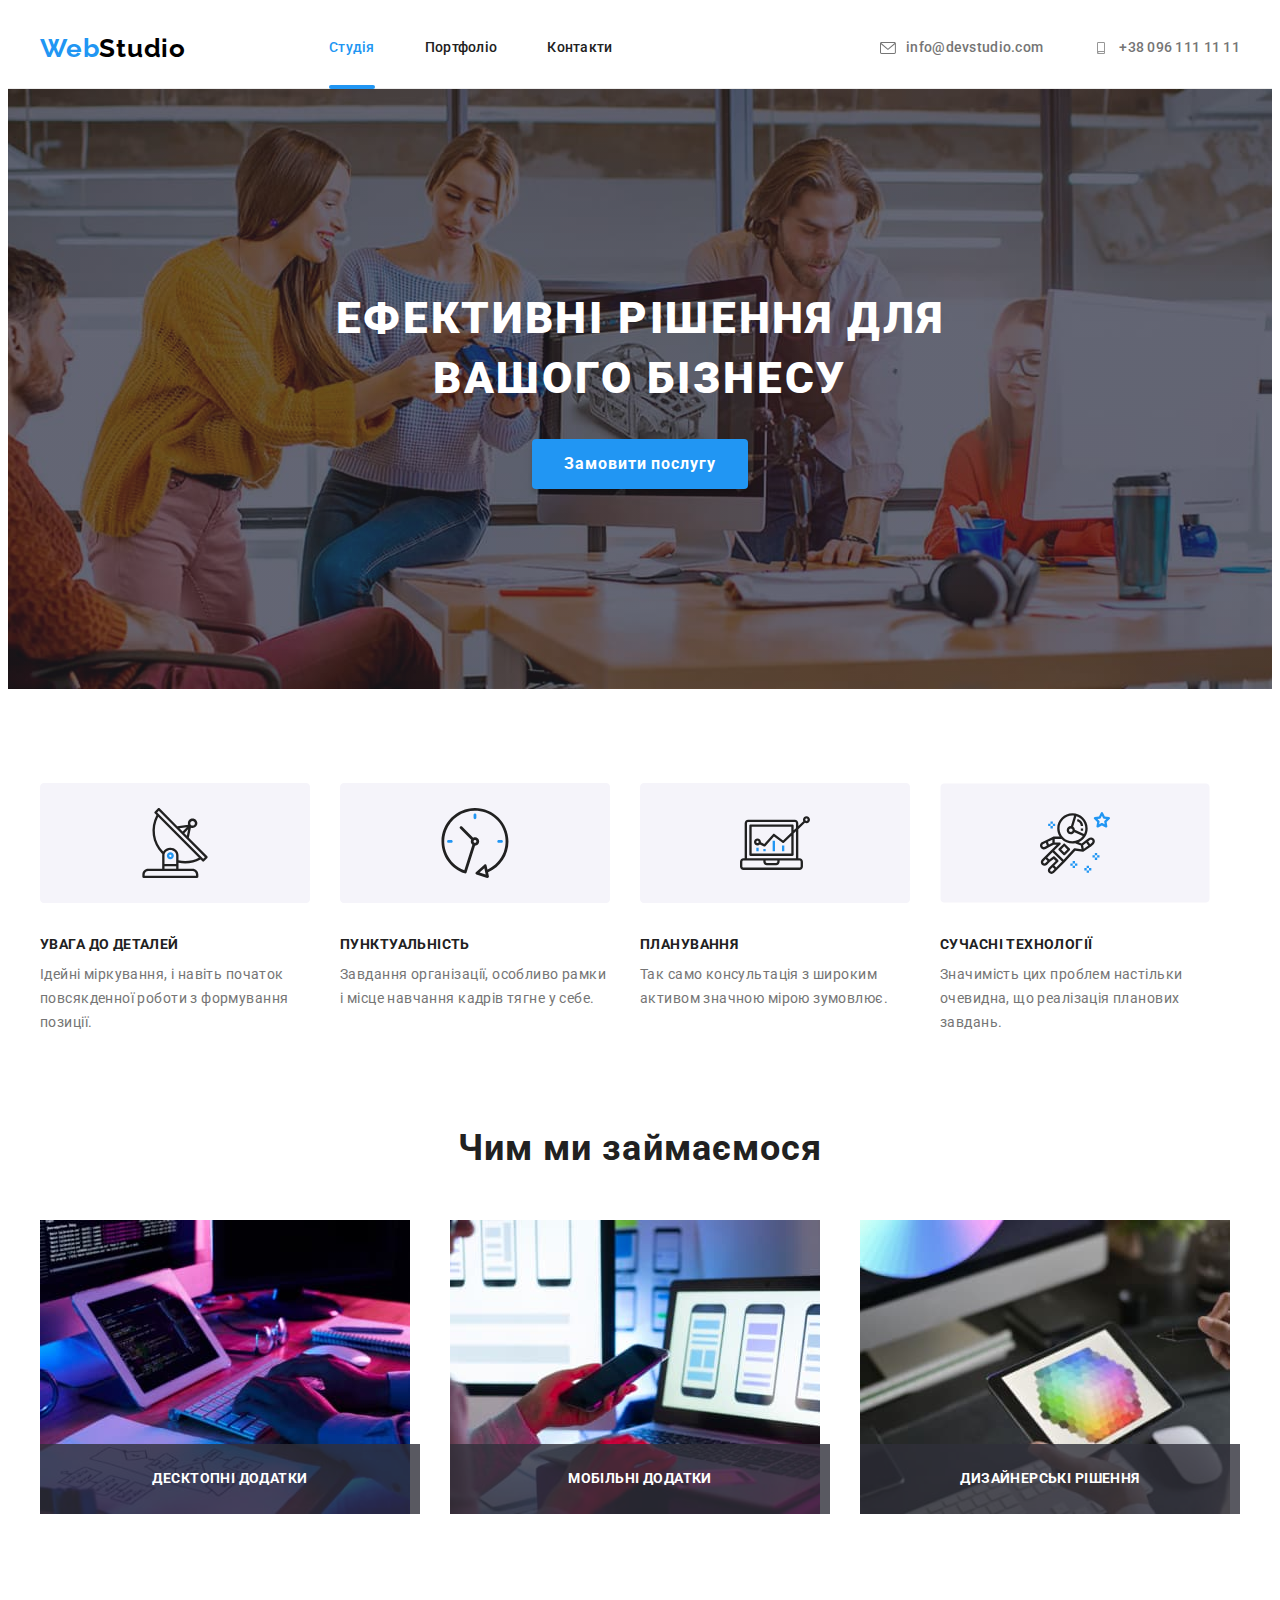
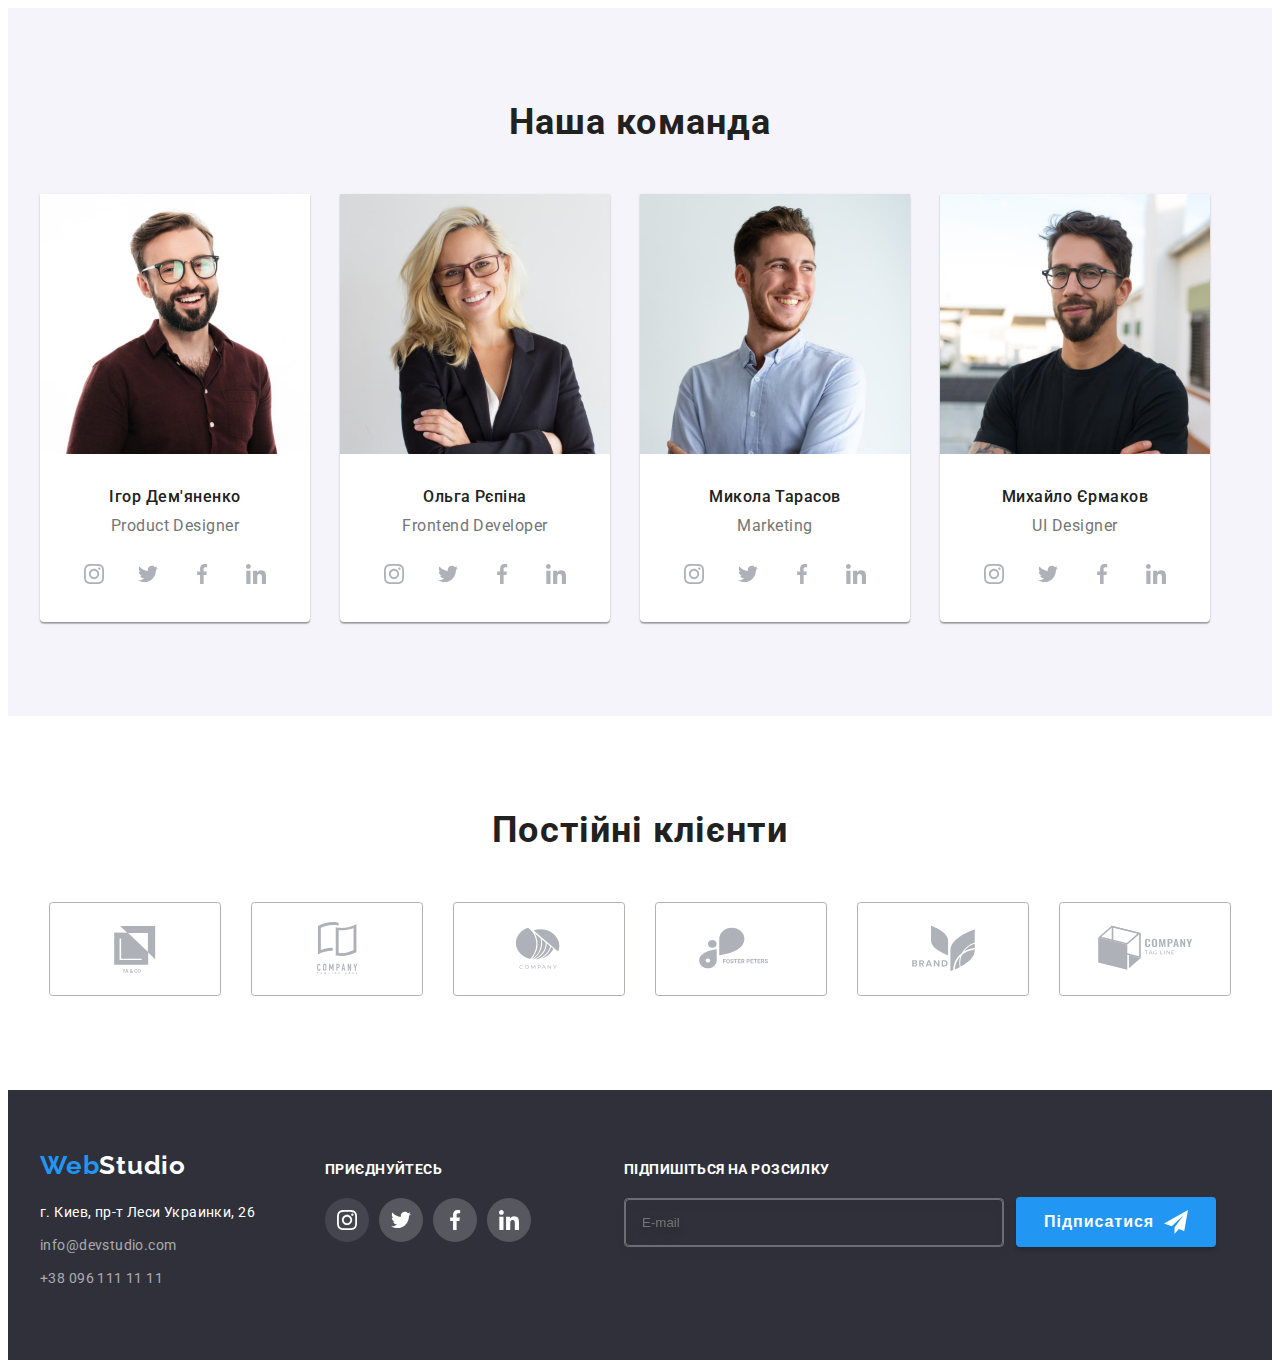
<file: index.html>
<!DOCTYPE html>
<html lang="uk">
  <head>
    <meta charset="UTF-8" />
    <meta http-equiv="X-UA-Compatible" content="IE=edge" />
    <meta name="viewport" content="width=device-width, initial-scale=1.0" />
    <link rel="preconnect" href="https://fonts.googleapis.com" />
    <link rel="preconnect" href="https://fonts.gstatic.com" crossorigin />
    <link
      href="https://fonts.googleapis.com/css2?family=Raleway:wght@700&family=Roboto:wght@400;500;700;900&display=swap"
      rel="stylesheet"
    />
    <link
      rel="stylesheet"
      href="https://cdnjs.cloudflare.com/ajax/libs/modern-normalize/1.1.0/modern-normalize.min.css"
      integrity="sha512-wpPYUAdjBVSE4KJnH1VR1HeZfpl1ub8YT/NKx4PuQ5NmX2tKuGu6U/JRp5y+Y8XG2tV+wKQpNHVUX03MfMFn9Q=="
      crossorigin="anonymous"
      referrerpolicy="no-referrer"
    />
    <link rel="stylesheet" href="./css/styles.css" />
    <title>WebStudio</title>
  </head>

  <body>
    <!-- Шапка сторінки -->
    <header class="header">
      <div class="header-container container">
        <nav class="site-nav">
          <a class="logo" href="./index.html"
            >Web<span class="accent">Studio</span>
          </a>
          <ul class="site-nav list">
            <li class="site-nav item">
              <a href="./index.html" class="nav-link link current">Студія</a>
            </li>
            <li class="site-nav item">
              <a href="./portfolio.html" class="nav-link link">Портфоліо</a>
            </li>
            <li class="site-nav item">
              <a href="#" class="nav-link link">Контакти</a>
            </li>
          </ul>
        </nav>
        <ul class="auth-nav list">
          <li class="auth-nav item">
            <a href="mailto:info@devstudio.com" class="auth-link link">
              <svg class="auth-icon" width="16" height="12">
                <use href="./images/symbol-defs.svg#icon-envelope"></use>
              </svg>
              info@devstudio.com</a
            >
          </li>
          <li class="auth-nav item">
            <a href="tel:+380961111111" class="auth-link link"
              ><svg class="auth-icon" width="16" height="12">
                <use href="./images/symbol-defs.svg#icon-smartphone"></use>
              </svg>
              +38 096 111 11 11</a
            >
          </li>
        </ul>
      </div>
    </header>
    <main>
      <!-- Секція герой -->
      <section class="hero section">
        <h1 class="hero-title">Ефективні рішення для вашого бізнесу</h1>
        <button type="button" class="hero-btn" data-modal-open>
          Замовити послугу
        </button>
      </section>
      <!-- Можливості студії -->
      <section class="studio section">
        <div class="container">
          <h2 class="visually-hidden">Презенцація можливостей студії</h2>
          <ul class="studio-list list">
            <li class="studio-item">
              <svg class="studio-icon" width="270" height="120">
                <use href="./images/symbol-defs.svg#icon-antena"></use>
              </svg>
              <h3 class="studio-title">увага до деталей</h3>
              <p class="studio-text">
                Ідейні міркування, і навіть початок повсякденної роботи з
                формування позиції.
              </p>
            </li>
            <li class="studio-item">
              <svg class="studio-icon" width="270" height="120">
                <use href="./images/symbol-defs.svg#icon-clock"></use>
              </svg>
              <h3 class="studio-title">пунктуальність</h3>
              <p class="studio-text">
                Завдання організації, особливо рамки і місце навчання кадрів
                тягне у себе.
              </p>
            </li>
            <li class="studio-item">
              <svg class="studio-icon" width="270" height="120">
                <use href="./images/symbol-defs.svg#icon-diagram"></use>
              </svg>
              <h3 class="studio-title">планування</h3>
              <p class="studio-text">
                Так само консультація з широким активом значною мірою зумовлює.
              </p>
            </li>
            <li class="studio-item">
              <svg class="studio-icon" width="270" height="120">
                <use href="./images/symbol-defs.svg#icon-astronaut"></use>
              </svg>
              <h3 class="studio-title">сучасні технології</h3>
              <p class="studio-text">
                Значимість цих проблем настільки очевидна, що реалізація
                планових завдань.
              </p>
            </li>
          </ul>
        </div>
      </section>
      <!-- Приклади робіт -->
      <section class="work-examp section">
        <div class="container">
          <h2 class="work-examp-title">Чим ми займаємося</h2>
          <ul class="work-examp-list list">
            <li class="work-examp-item">
              <img
                class="work-examp-img"
                src="./images/img_1.jpg"
                alt="Зображення рук на клавіатурі"
                width="370"
              />
              <p class="work-examp-text">Десктопні додатки</p>
            </li>
            <li class="work-examp-item">
              <img
                class="work-examp-img"
                src="./images/img_2.jpg"
                alt="Зображення смартфону та ноубуку на робочомі столі"
                width="370"
              />
              <p class="work-examp-text">Мобільні додатки</p>
            </li>
            <li class="work-examp-item">
              <img
                class="work-examp-img"
                src="./images/img_3.jpg"
                alt="Планшет у руках"
                width="370"
              />
              <p class="work-examp-text">Дизайнерські рішення</p>
            </li>
          </ul>
        </div>
      </section>
      <!-- Команда -->
      <section class="team section">
        <h2 class="team-main-title">Наша команда</h2>
        <div class="team-container container">
          <ul class="team-list list">
            <li class="team-item">
              <img
                class="img-foto"
                src="./images/img_people_1.jpg"
                alt="Product Designer"
                width="270"
              />
              <h3 class="team-title">Ігор Дем'яненко</h3>
              <p class="team-pos" lang="en">Product Designer</p>

              <ul class="team-soc list">
                <li class="team-soc-item">
                  <a class="team-soc-link" href="">
                    <svg class="team-soc-icon" width="20" height="20">
                      <use href="./images/symbol-defs.svg#icon-instagram"></use>
                    </svg>
                  </a>
                </li>
                <li class="team-soc-item">
                  <a class="team-soc-link" href="">
                    <svg class="team-soc-icon" width="20" height="20">
                      <use href="./images/symbol-defs.svg#icon-twitter"></use>
                    </svg>
                  </a>
                </li>
                <li class="team-soc-item">
                  <a class="team-soc-link" href="">
                    <svg class="team-soc-icon" width="20" height="20">
                      <use href="./images/symbol-defs.svg#icon-facebook"></use>
                    </svg>
                  </a>
                </li>
                <li class="team-soc-item">
                  <a class="team-soc-link" href="">
                    <svg class="team-soc-icon" width="20" height="20">
                      <use href="./images/symbol-defs.svg#icon-linkedin"></use>
                    </svg>
                  </a>
                </li>
              </ul>
            </li>
            <li class="team-item">
              <img
                class="img-foto"
                src="./images/img_people_2.jpg"
                alt="Ольга Рєпіна"
                width="270"
              />
              <h3 class="team-title">Ольга Рєпіна</h3>
              <p class="team-pos" lang="en">Frontend Developer</p>
              <div class="team-soc">
                <ul class="team-soc list">
                  <li class="team-soc-item">
                    <a class="team-soc-link" href="">
                      <svg class="team-soc-icon" width="20" height="20">
                        <use
                          href="./images/symbol-defs.svg#icon-instagram"
                        ></use>
                      </svg>
                    </a>
                  </li>
                  <li class="team-soc-item">
                    <a class="team-soc-link" href="">
                      <svg class="team-soc-icon" width="20" height="20">
                        <use href="./images/symbol-defs.svg#icon-twitter"></use>
                      </svg>
                    </a>
                  </li>
                  <li class="team-soc-item">
                    <a class="team-soc-link" href="">
                      <svg class="team-soc-icon" width="20" height="20">
                        <use
                          href="./images/symbol-defs.svg#icon-facebook"
                        ></use>
                      </svg>
                    </a>
                  </li>
                  <li class="team-soc-item">
                    <a class="team-soc-link" href="">
                      <svg class="team-soc-icon" width="20" height="20">
                        <use
                          href="./images/symbol-defs.svg#icon-linkedin"
                        ></use>
                      </svg>
                    </a>
                  </li>
                </ul>
              </div>
            </li>
            <li class="team-item">
              <img
                class="img-foto"
                src="./images/img_people_3.jpg"
                alt="Микола Тарасов"
                width="270"
              />
              <h3 class="team-title">Микола Тарасов</h3>
              <p class="team-pos" lang="en">Marketing</p>
              <div class="team-soc">
                <ul class="team-soc list">
                  <li class="team-soc-item">
                    <a class="team-soc-link" href="">
                      <svg class="team-soc-icon" width="20" height="20">
                        <use
                          href="./images/symbol-defs.svg#icon-instagram"
                        ></use>
                      </svg>
                    </a>
                  </li>
                  <li class="team-soc-item">
                    <a class="team-soc-link" href="">
                      <svg class="team-soc-icon" width="20" height="20">
                        <use href="./images/symbol-defs.svg#icon-twitter"></use>
                      </svg>
                    </a>
                  </li>
                  <li class="team-soc-item">
                    <a class="team-soc-link" href="">
                      <svg class="team-soc-icon" width="20" height="20">
                        <use
                          href="./images/symbol-defs.svg#icon-facebook"
                        ></use>
                      </svg>
                    </a>
                  </li>
                  <li class="team-soc-item">
                    <a class="team-soc-link" href="">
                      <svg class="team-soc-icon" width="20" height="20">
                        <use
                          href="./images/symbol-defs.svg#icon-linkedin"
                        ></use>
                      </svg>
                    </a>
                  </li>
                </ul>
              </div>
            </li>
            <li class="team-item">
              <img
                class="img-foto"
                src="./images/img_people_4.jpg"
                alt="Михайло Єрмаков"
                width="270"
              />
              <h3 class="team-title">Михайло Єрмаков</h3>
              <p class="team-pos" lang="en">UI Designer</p>
              <div class="team-soc">
                <ul class="team-soc list">
                  <li class="team-soc-item">
                    <a class="team-soc-link" href="">
                      <svg class="team-soc-icon" width="20" height="20">
                        <use
                          href="./images/symbol-defs.svg#icon-instagram"
                        ></use>
                      </svg>
                    </a>
                  </li>
                  <li class="team-soc-item">
                    <a class="team-soc-link" href="">
                      <svg class="team-soc-icon" width="20" height="20">
                        <use href="./images/symbol-defs.svg#icon-twitter"></use>
                      </svg>
                    </a>
                  </li>
                  <li class="team-soc-item">
                    <a class="team-soc-link" href="">
                      <svg class="team-soc-icon" width="20" height="20">
                        <use
                          href="./images/symbol-defs.svg#icon-facebook"
                        ></use>
                      </svg>
                    </a>
                  </li>
                  <li class="team-soc-item">
                    <a class="team-soc-link" href="">
                      <svg class="team-soc-icon" width="20" height="20">
                        <use
                          href="./images/symbol-defs.svg#icon-linkedin"
                        ></use>
                      </svg>
                    </a>
                  </li>
                </ul>
              </div>
            </li>
          </ul>
        </div>
      </section>
      <!-- Постійні клієнти -->
      <section class="regular-customers section">
        <div class="customers container">
          <h2 class="customers-title">Постійні клієнти</h2>
          <ul class="customers-list list">
            <li class="customers-item">
              <a class="customers-link link" href="">
                <svg class="customers-icon" width="170" height="92">
                  <use href="./images/symbol-defs.svg#icon-client-1"></use>
                </svg>
              </a>
            </li>
            <li class="customers-item">
              <a class="customers-link link" href="">
                <svg class="customers-icon" width="170" height="92">
                  <use href="./images/symbol-defs.svg#icon-client-2"></use>
                </svg>
              </a>
            </li>
            <li class="customers-item">
              <a class="customers-link link" href="">
                <svg class="customers-icon" width="170" height="92">
                  <use href="./images/symbol-defs.svg#icon-client-3"></use>
                </svg>
              </a>
            </li>
            <li class="customers-item">
              <a class="customers-link link" href="">
                <svg class="customers-icon" width="170" height="92">
                  <use href="./images/symbol-defs.svg#icon-client-4"></use>
                </svg>
              </a>
            </li>
            <li class="customers-item">
              <a class="customers-link link" href="">
                <svg class="customers-icon" width="170" height="92">
                  <use href="./images/symbol-defs.svg#icon-client-5"></use>
                </svg>
              </a>
            </li>
            <li class="customers-item">
              <a class="customers-link link" href="">
                <svg class="customers-icon" width="170" height="92">
                  <use href="./images/symbol-defs.svg#icon-client-6"></use>
                </svg>
              </a>
            </li>
          </ul>
        </div>
      </section>
    </main>

    <!-- Футер -->
    <footer class="footer section">
      <div class="footer-container container">
        <div class="footer-data">
          <a class="footer-logo" href="./index.html"
            >Web<span class="accent-footer">Studio</span>
          </a>

          <!-- <a href="./index.html">Web <span>Studio</span> </a> -->
          <address class="footer-data">
            <ul class="footer-list list">
              <li class="footer-item">
                <a
                  class="footer-adres link"
                  href="https://goo.gl/maps/CPtrU1FHBa2aNyZL9"
                  target="_blank"
                  rel="noopener noreferrer nofollow"
                  >г. Киев, пр-т Леси Украинки, 26</a
                >
              </li>
              <li class="footer-item">
                <a class="footer-nav link" href="mailto:info@devstudio.com"
                  >info@devstudio.com</a
                >
              </li>
              <li class="footer-item">
                <a class="footer-nav link" href="tel:+380961111111"
                  >+38 096 111 11 11</a
                >
              </li>
            </ul>
          </address>
        </div>
        <div class="footer-soc">
          <p class="footer-soc-title">Приєднуйтесь</p>
          <ul class="footer-soc-list list">
            <li class="footer-soc-item link">
              <a class="footer-soc-link" href="">
                <svg class="footer-soc-icon" width="20" height="20">
                  <use href="./images/symbol-defs.svg#icon-instagram"></use>
                </svg>
              </a>
            </li>
            <li class="footer-soc-link link">
              <a class="footer-soc-link" href="">
                <svg class="footer-soc-icon" width="20" height="20">
                  <use href="./images/symbol-defs.svg#icon-twitter"></use>
                </svg>
              </a>
            </li>
            <li class="footer-soc-link link">
              <a class="footer-soc-link" href="">
                <svg class="footer-soc-icon" width="20" height="20">
                  <use href="./images/symbol-defs.svg#icon-facebook"></use>
                </svg>
              </a>
            </li>
            <li class="footer-soc-link link">
              <a class="footer-soc-link" href="">
                <svg class="footer-soc-icon" width="20" height="20">
                  <use href="./images/symbol-defs.svg#icon-linkedin"></use>
                </svg>
              </a>
            </li>
          </ul>
        </div>
        <form class="footer-form">
          <div class="footer-form-field">
            <b class="footer-form-text">Підпишіться на розсилку</b>
            <label class="footer-form-label" for="user_email">
              <input
                class="footer-form-input"
                type="email"
                name="email"
                id="user_email"
                placeholder="E-mail"
              />
            </label>
          </div>
          <div class="footer-form-btn">
            <button class="footer-btn" type="submit">
              Підписатися
              <svg class="footer-form-btn-icon" width="24" height="24">
                <use href="./images/symbol-defs.svg#send"></use>
              </svg>
            </button>
          </div>
        </form>
      </div>
    </footer>
    <div class="backdrop is-hidden" data-modal>
      <div class="modal">
        <p class="modal-form-title">Залиште свої дані, ми вам передзвонимо</p>
        <form class="modal-form">
          <div class="form-field">
            <label class="label-text" for="user_name">Ім'я</label>
            <svg class="modal-form-icon" width="18" height="18">
              <use href="./images/symbol-defs.svg#icon-person-black"></use>
            </svg>
            <input
              class="input-text"
              type="text"
              name="user_name"
              id="user_name"
              placeholder=""
              required
            />
          </div>
          <div class="form-field">
            <label class="label-text" for="phone_number"> Телефон</label>
            <svg class="modal-form-icon" width="18" height="18">
              <use href="./images/symbol-defs.svg#icon-phone-black"></use>
            </svg>
            <input
              class="input-text"
              type="tel"
              name="phone_number"
              id="phone_number"
              placeholder=""
              required
            />
          </div>

          <div class="form-field">
            <label class="label-text" for="modal_user_email"> Пошта</label>
            <svg class="modal-form-icon" width="18" height="18">
              <use href="./images/symbol-defs.svg#icon-email-black"></use>
            </svg>
            <input
              class="input-text"
              type="email"
              name="modal_user_email"
              id="modal_user_email"
              placeholder=""
              required
            />
          </div>
          <div class="form-field">
            <label class="label-text" for="coment">Коментар</label>
            <textarea
              class="coment-field"
              name="coment"
              id="coment"
              placeholder="Введіть текст"
            ></textarea>
          </div>

          <label class="terms" for="terms_of_the_contract">
            <input
              class="checkbox"
              type="checkbox"
              name="terms_of_the_contract"
              id="terms_of_the_contract"
              value="true"
            />
            <svg class="checkbox-icon" width="16" height="15">
              <use href="./images/symbol-defs.svg#icon-checkbox"></use>
            </svg>
            Погоджуюся з розсилкою та приймаю
            <a class="terms-link link" href="#">Умови договору</a>
          </label>

          <button class="modal-form-btn" type="submit">Відправити</button>
        </form>
        <button type="button" class="modal-btn" data-modal-close>
          <svg class="modal-close-icon" width="18" height="18">
            <use href="./images/symbol-defs.svg#icon-close"></use>
          </svg>
        </button>
      </div>
    </div>
    <script src="./js/modal.js"></script>
  </body>
</html>
</file>
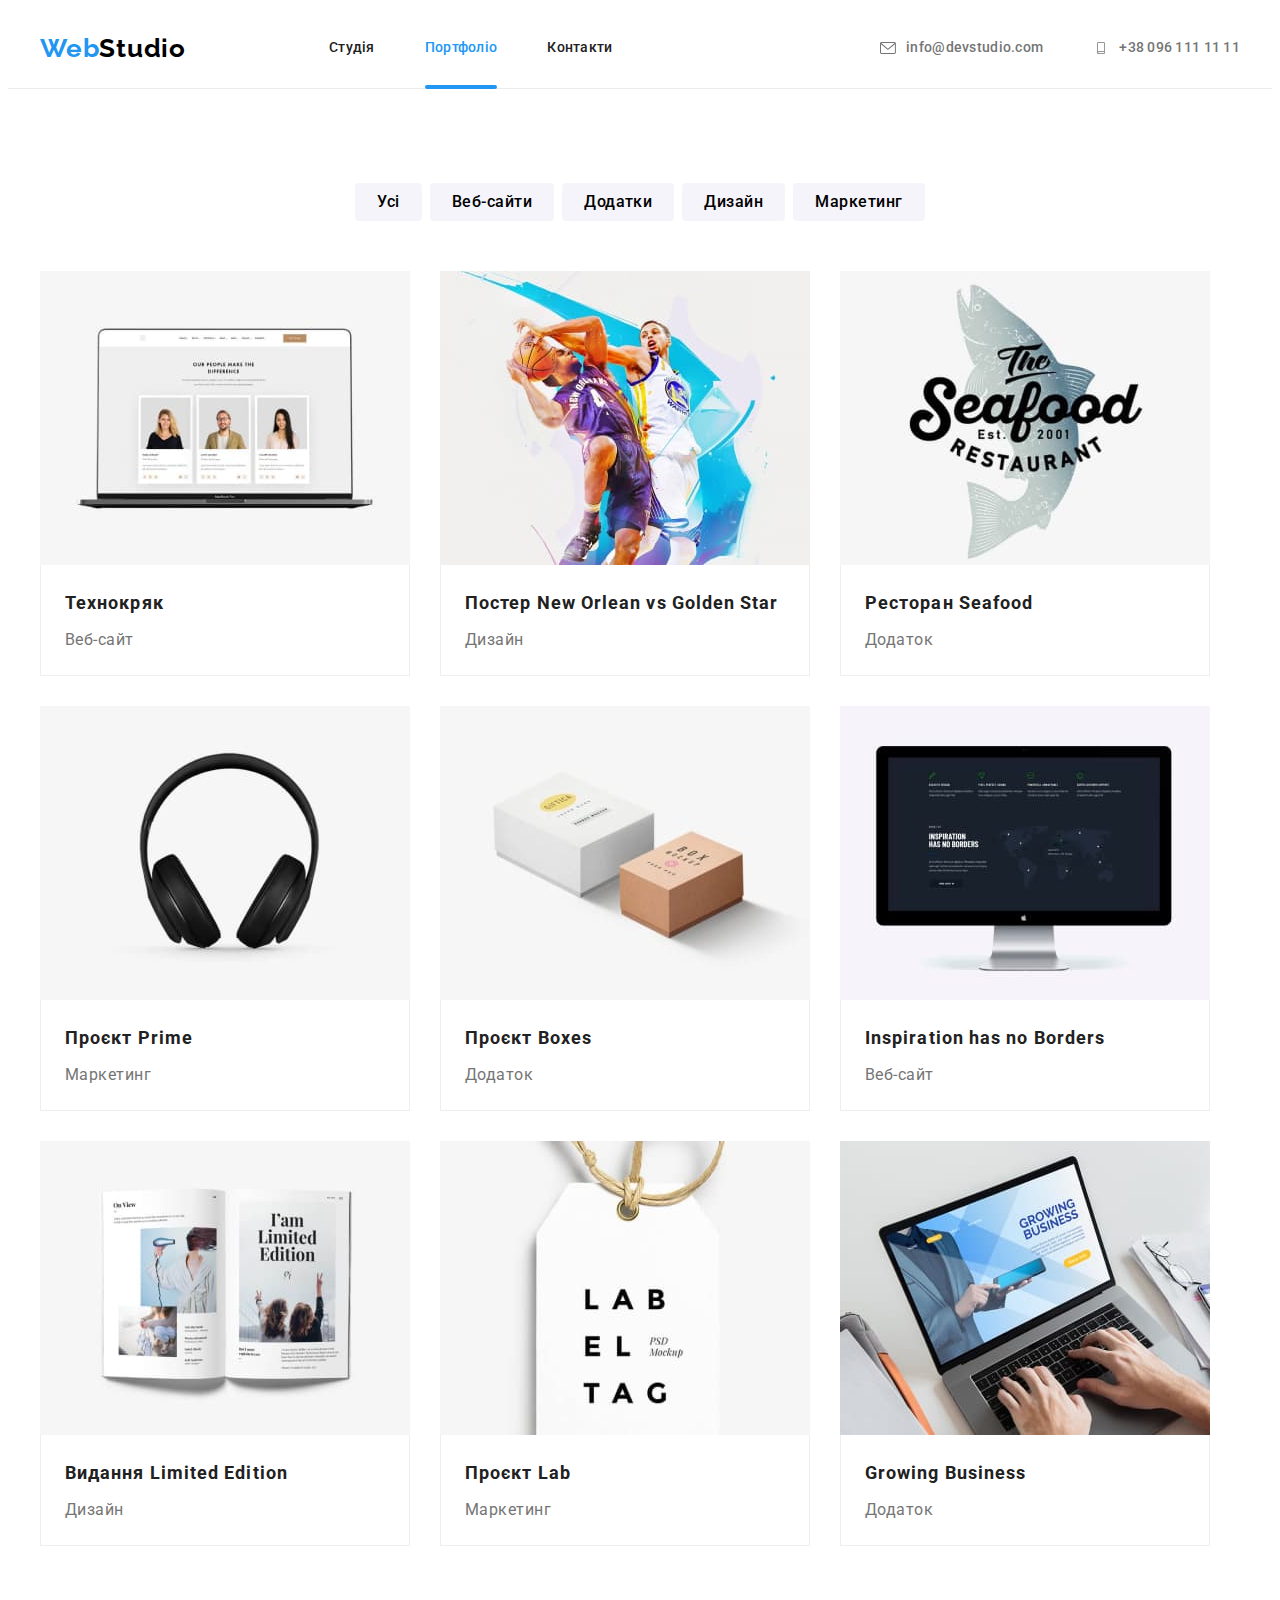
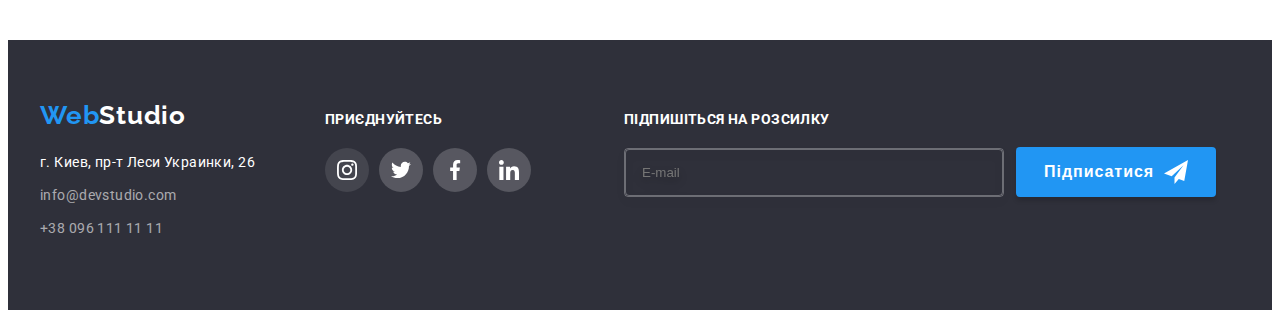
<file: portfolio.html>
<!DOCTYPE html>
<html lang="uk">
  <head>
    <meta charset="UTF-8" />
    <meta http-equiv="X-UA-Compatible" content="IE=edge" />
    <meta name="viewport" content="width=device-width, initial-scale=1.0" />
    <link rel="preconnect" href="https://fonts.googleapis.com" />
    <link rel="preconnect" href="https://fonts.gstatic.com" crossorigin />
    <link
      href="https://fonts.googleapis.com/css2?family=Raleway:wght@700&family=Roboto:wght@400;500;700;900&display=swap"
      rel="stylesheet"
    />
    <link
      rel="stylesheet"
      href="https://cdnjs.cloudflare.com/ajax/libs/modern-normalize/1.1.0/modern-normalize.min.css"
      integrity="sha512-wpPYUAdjBVSE4KJnH1VR1HeZfpl1ub8YT/NKx4PuQ5NmX2tKuGu6U/JRp5y+Y8XG2tV+wKQpNHVUX03MfMFn9Q=="
      crossorigin="anonymous"
      referrerpolicy="no-referrer"
    />
    <link rel="stylesheet" href="./css/styles.css" />
    <title>Portfolio</title>
  </head>
  <body>
    <!-- Шапка сторінки-->
    <header class="header">
      <div class="header-container container">
        <nav class="site-nav">
          <a class="logo" href="./index.html"
            >Web<span class="accent">Studio</span>
          </a>
          <ul class="site-nav list">
            <li class="site-nav item">
              <a href="./index.html" class="nav-link link">Студія</a>
            </li>
            <li class="site-nav item">
              <a href="./portfolio.html" class="nav-link current link"
                >Портфоліо</a
              >
            </li>
            <li class="site-nav item">
              <a href="#" class="nav-link link">Контакти</a>
            </li>
          </ul>
        </nav>
        <ul class="auth-nav list">
          <li class="auth-nav item">
            <a href="mailto:info@devstudio.com" class="auth-link link">
              <svg class="auth-icon" width="16" height="12">
                <use href="./images/symbol-defs.svg#icon-envelope"></use>
              </svg>
              info@devstudio.com</a
            >
          </li>
          <li class="auth-nav item">
            <a href="tel:+380961111111" class="auth-link link"
              ><svg class="auth-icon" width="16" height="12">
                <use href="./images/symbol-defs.svg#icon-smartphone"></use>
              </svg>
              +38 096 111 11 11</a
            >
          </li>
        </ul>
      </div>
    </header>
    <main>
      <!-- Main section -->
      <section class="portfolio section">
        <div class="container">
          <!-- Filters -->
          <h1 class="visually-hidden">Приклади робіт</h1>
          <ul class="filters-list list">
            <li class="filters-item">
              <button type="button" class="filters-btn">Усі</button>
            </li>
            <li class="filters-item">
              <button type="button" class="filters-btn">Веб-сайти</button>
            </li>
            <li class="filters-item">
              <button type="button" class="filters-btn">Додатки</button>
            </li>
            <li class="filters-item">
              <button type="button" class="filters-btn">Дизайн</button>
            </li>
            <li class="filters-item">
              <button type="button" class="filters-btn">Маркетинг</button>
            </li>
          </ul>

          <!-- Image list -->

          <ul class="img-list list">
            <li class="img-item">
              <a href="#" class="img-link link">
                <div class="img-top-wrap">
                  <img
                    class="filters-img"
                    src="./images/all_1.jpg"
                    alt="Ноутбук"
                    width="370"
                  />
                  <p class="img-top-text">
                    Ресурс пропонує комплексні пропозиції з різним рівнем
                    функціоналу та сервісів. Все це дозволить відвідувачу
                    отримати вичерпні відомості про компанію чи приватну особу.
                  </p>
                </div>
                <div class="image-wrap">
                  <h2 class="img-title">Технокряк</h2>
                  <p class="img-text">Веб-сайт</p>
                </div>
              </a>
            </li>
            <li class="img-item">
              <a href="#" class="img-link link">
                <div class="img-top-wrap">
                  <img
                    class="filters-img"
                    src="./images/all_2.jpg"
                    alt="Баскетболісти"
                    width="370"
                  />
                  <p class="img-top-text">
                    Ресурс пропонує комплексні пропозиції з різним рівнем
                    функціоналу та сервісів. Все це дозволить відвідувачу
                    отримати вичерпні відомості про компанію чи приватну особу.
                  </p>
                </div>
                <div class="image-wrap">
                  <h2 class="img-title">
                    Постер <span lang="en">New Orlean vs Golden Star</span>
                  </h2>
                  <p class="img-text">Дизайн</p>
                </div></a
              >
            </li>
            <li class="img-item">
              <a href="#" class="img-link link">
                <div class="img-top-wrap">
                  <img
                    class="filters-img"
                    src="./images/all_3.jpg"
                    alt="Емблема ресторану морепродуктів"
                    width="370"
                  />
                  <p class="img-top-text">
                    Ресурс пропонує комплексні пропозиції з різним рівнем
                    функціоналу та сервісів. Все це дозволить відвідувачу
                    отримати вичерпні відомості про компанію чи приватну особу.
                  </p>
                </div>
                <div class="image-wrap">
                  <h2 class="img-title">
                    Ресторан <span lang="en">Seafood </span>
                  </h2>
                  <p class="img-text">Додаток</p>
                </div>
              </a>
            </li>
            <li class="img-item">
              <a href="#" class="img-link link">
                <div class="img-top-wrap">
                  <img
                    class="filters-img"
                    src="./images/all_4.jpg"
                    alt="Наушники"
                    width="370"
                  />
                  <p class="img-top-text">
                    Ресурс пропонує комплексні пропозиції з різним рівнем
                    функціоналу та сервісів. Все це дозволить відвідувачу
                    отримати вичерпні відомості про компанію чи приватну особу.
                  </p>
                </div>
                <div class="image-wrap">
                  <h2 class="img-title">
                    Проєкт <span lang="en"> Prime </span>
                  </h2>
                  <p class="img-text">Маркетинг</p>
                </div>
              </a>
            </li>
            <li class="img-item">
              <a href="#" class="img-link link">
                <div class="img-top-wrap">
                  <img
                    class="filters-img"
                    src="./images/all_5.jpg"
                    alt="Картоні коробки"
                    width="370"
                  />
                  <p class="img-top-text">
                    Ресурс пропонує комплексні пропозиції з різним рівнем
                    функціоналу та сервісів. Все це дозволить відвідувачу
                    отримати вичерпні відомості про компанію чи приватну особу.
                  </p>
                </div>
                <div class="image-wrap">
                  <h2 class="img-title">Проєкт <span lang="en">Boxes</span></h2>
                  <p class="img-text">Додаток</p>
                </div>
              </a>
            </li>
            <li class="img-item">
              <a href="#" class="img-link link">
                <div class="img-top-wrap">
                  <img
                    class="filters-img"
                    src="./images/all_6.jpg"
                    alt="Монітор"
                    width="370"
                  />
                  <p class="img-top-text">
                    Ресурс пропонує комплексні пропозиції з різним рівнем
                    функціоналу та сервісів. Все це дозволить відвідувачу
                    отримати вичерпні відомості про компанію чи приватну особу.
                  </p>
                </div>
                <div class="image-wrap">
                  <h2 class="img-title" lang="en">
                    Inspiration has no Borders
                  </h2>
                  <p class="img-text">Веб-сайт</p>
                </div>
              </a>
            </li>
            <li class="img-item">
              <a href="#" class="img-link link">
                <div class="img-top-wrap">
                  <img
                    class="filters-img"
                    src="./images/all_7.jpg"
                    alt="Розгорнути книга"
                    width="370"
                  />
                  <p class="img-top-text">
                    Ресурс пропонує комплексні пропозиції з різним рівнем
                    функціоналу та сервісів. Все це дозволить відвідувачу
                    отримати вичерпні відомості про компанію чи приватну особу.
                  </p>
                </div>
                <div class="image-wrap">
                  <h2 class="img-title">
                    Видання <span lang="en">Limited Edition</span>
                  </h2>
                  <p class="img-text">Дизайн</p>
                </div>
              </a>
            </li>
            <li class="img-item">
              <a href="#" class="img-link link">
                <div class="img-top-wrap">
                  <img
                    class="filters-img"
                    src="./images/all_8.jpg"
                    alt="Ярлик на мотузці"
                    width="370"
                  />
                  <p class="img-top-text">
                    Ресурс пропонує комплексні пропозиції з різним рівнем
                    функціоналу та сервісів. Все це дозволить відвідувачу
                    отримати вичерпні відомості про компанію чи приватну особу.
                  </p>
                </div>
                <div class="image-wrap">
                  <h2 class="img-title">Проєкт <span lang="en">Lab</span></h2>
                  <p class="img-text">Маркетинг</p>
                </div>
              </a>
            </li>
            <li class="img-item">
              <a href="#" class="img-link link">
                <div class="img-top-wrap">
                  <img
                    class="filters-img"
                    src="./images/all_9.jpg"
                    alt="Набір тексту на ноутбуці"
                    width="370"
                  />
                  <p class="img-top-text">
                    Ресурс пропонує комплексні пропозиції з різним рівнем
                    функціоналу та сервісів. Все це дозволить відвідувачу
                    отримати вичерпні відомості про компанію чи приватну особу.
                  </p>
                </div>
                <div class="image-wrap">
                  <h2 class="img-title" lang="en">Growing Business</h2>
                  <p class="img-text">Додаток</p>
                </div>
              </a>
            </li>
          </ul>
        </div>
      </section>
    </main>
    <!-- Футер -->
    <footer class="footer section">
      <div class="footer-container container">
        <div class="footer-data">
          <a class="footer-logo" href="./index.html"
            >Web<span class="accent-footer">Studio</span>
          </a>

          <!-- <a href="./index.html">Web <span>Studio</span> </a> -->
          <address class="footer-data">
            <ul class="footer-list list">
              <li class="footer-item">
                <a
                  class="footer-adres link"
                  href="https://goo.gl/maps/CPtrU1FHBa2aNyZL9"
                  target="_blank"
                  rel="noopener noreferrer nofollow"
                  >г. Киев, пр-т Леси Украинки, 26</a
                >
              </li>
              <li class="footer-item">
                <a class="footer-nav link" href="mailto:info@devstudio.com"
                  >info@devstudio.com</a
                >
              </li>
              <li class="footer-item">
                <a class="footer-nav link" href="tel:+380961111111"
                  >+38 096 111 11 11</a
                >
              </li>
            </ul>
          </address>
        </div>
        <div class="footer-soc">
          <p class="footer-soc-title">Приєднуйтесь</p>
          <ul class="footer-soc-list list">
            <li class="footer-soc-item link">
              <a class="footer-soc-link" href="">
                <svg class="footer-soc-icon" width="20" height="20">
                  <use href="./images/symbol-defs.svg#icon-instagram"></use>
                </svg>
              </a>
            </li>
            <li class="footer-soc-link link">
              <a class="footer-soc-link" href="">
                <svg class="footer-soc-icon" width="20" height="20">
                  <use href="./images/symbol-defs.svg#icon-twitter"></use>
                </svg>
              </a>
            </li>
            <li class="footer-soc-link link">
              <a class="footer-soc-link" href="">
                <svg class="footer-soc-icon" width="20" height="20">
                  <use href="./images/symbol-defs.svg#icon-facebook"></use>
                </svg>
              </a>
            </li>
            <li class="footer-soc-link link">
              <a class="footer-soc-link" href="">
                <svg class="footer-soc-icon" width="20" height="20">
                  <use href="./images/symbol-defs.svg#icon-linkedin"></use>
                </svg>
              </a>
            </li>
          </ul>
        </div>
        <form class="footer-form">
          <div class="footer-form-field">
            <b class="footer-form-text">Підпишіться на розсилку</b>
            <label class="footer-form-label" for="user_email">
              <input
                class="footer-form-input"
                type="email"
                name="email"
                id="user_email"
                placeholder="E-mail"
              />
            </label>
          </div>
          <div class="footer-form-btn">
            <button class="footer-btn" type="submit">
              Підписатися
              <svg class="footer-form-btn-icon" width="24" height="24">
                <use href="./images/symbol-defs.svg#send"></use>
              </svg>
            </button>
          </div>
        </form>
      </div>
    </footer>
  </body>
</html>
</file>
<file: css/styles.css>
body {
  font-family: "Roboto", sans-serif;
  color: #212121;
  background: #ffffff;
}

:root {
  --text-nav-link-color: #212121;
  --text-nav-link-hover-color: #2196f3;
  --auth-link-color: #757575;
  --hero-title-color: #ffffff;
  --hero-btn-hover-background-color: #188ce8;
  --team-background-color: #f5f4fa;
  --footer-nav-color: rgba(255, 255, 255, 0.6);
  --accent-color: #000000;
  --hero-bacground-color: #2f303a;
  --header-border_bottom-color: #ececec;
  --portfolio-border-color: #eeeeee;
  --customer-link-color: #afb1b8;
  --work-examp-before-background: rgba(47, 48, 58, 0.8);
  --transition-duration: 250ms cubic-bezier(0.4, 0, 0.2, 1);
}

.list {
  list-style: none;
  margin: 0;
  padding: 0;
}

.link {
  text-decoration: none;
  font-style: normal;
  margin: 0;
  padding: 0;
}

p,
h1,
h2,
h3,
h4,
h5,
h6 {
  margin: 0;
}

ul,
ol {
  margin: 0;
  padding-left: 0;
}

.container {
  width: 1200px;
  padding-left: 15px;
  padding-right: 15px;
  /* outline: 2px solid red; */
  margin: 0 auto;
}

.section {
  padding-top: 94px;
  padding-bottom: 94px;
}

.visually-hidden {
  position: absolute;
  white-space: nowrap;
  width: 1px;
  height: 1px;
  overflow: hidden;
  border: 0;
  padding: 0;
  clip: rect(0 0 0 0);
  clip-path: inset(50%);
  margin: -1px;
}

.logo,
.accent {
  text-decoration: none;
}

/* Site Nav */
.header {
  border-bottom: 1px solid var(--header-border_bottom-color);
}

.header-container {
  display: flex;
}

.logo {
  display: inline-block;
  font-family: "Raleway";
  font-style: normal;
  font-weight: 700;
  font-size: 26px;
  line-height: 1.19;
  letter-spacing: 0.03em;
  color: var(--text-nav-link-hover-color);
  padding-top: 25px;
  padding-bottom: 24px;
}

.accent {
  display: inline-block;
  font-family: "Raleway";
  font-style: normal;
  font-weight: 700;
  font-size: 26px;
  line-height: 1.19;
  letter-spacing: 0.03em;
  color: var(--accent-color);
  margin-right: 93px;
}

.site-nav {
  display: flex;
  align-items: center;
  gap: 50px;
}

.nav-link {
  position: relative;
  transition: color var(--transition-duration);
  display: block;
  align-items: center;
  text-align: center;
  padding-top: 32px;
  padding-bottom: 32px;
  font-weight: 500;
  font-style: normal;
  font-size: 14px;
  line-height: 1.14;
  letter-spacing: 0.02em;
  color: var(--text-nav-link-color);
}

.nav-link.current::after {
  position: absolute;
  left: 0;
  bottom: -1px;
  content: "";
  width: 100%;
  height: 4px;
  border-radius: 2px;
  background-color: var(--text-nav-link-hover-color);
}

.nav-link:hover,
.nav-link:focus {
  color: var(--text-nav-link-hover-color);
}

.site-nav .link.current {
  color: var(--text-nav-link-hover-color);
}

/* .auth-nav */
.auth-icon {
  margin-right: 10px;
}

.auth-nav {
  display: flex;
  align-items: center;
  margin-left: auto;
}
.auth-nav .item + .item {
  margin-left: 50px;
}

.auth-link {
  transition: color var(--transition-duration);
  display: flex;
  align-items: center;
  font-style: normal;
  font-weight: 500;
  font-size: 14px;
  line-height: 1.14;
  letter-spacing: 0.02em;
  color: var(--auth-link-color);
  padding-top: 32px;
  padding-bottom: 32px;
}

.auth-icon {
  fill: currentColor;
}

.auth-link:hover,
.auth-link:focus {
  color: var(--text-nav-link-hover-color);
}

/* Головний герой */

.hero {
  margin: 0 auto;
  max-width: 1600px;
  text-align: center;
  padding-top: 200px;
  padding-bottom: 200px;
  background: var(--hero-bacground-color);
  background-image: linear-gradient(
      rgba(47, 48, 58, 0.4),
      rgba(47, 48, 58, 0.4)
    ),
    url(../images/img-hero.jpg);
  background-repeat: no-repeat;
  background-position: center;
  background-size: cover;
}

.hero-title {
  font-weight: 900;
  font-size: 44px;
  line-height: 1.36;
  text-align: center;
  letter-spacing: 0.06em;
  text-transform: uppercase;
  color: var(--hero-title-color);
  max-width: 696px;
  margin: 0 auto 30px auto;
}

.hero-btn {
  display: block;
  transition: background-color var(--transition-duration);
  font-family: Roboto, sans-serif;
  font-style: normal;
  font-weight: 700;
  font-size: 16px;
  line-height: 1.88;
  text-align: center;
  letter-spacing: 0.06em;
  color: var(--hero-title-color);
  background-color: var(--text-nav-link-hover-color);
  cursor: pointer;
  border-radius: 4px;
  border: none;
  padding: 10px 32px;
  margin: 0 auto;
  box-shadow: 0px 4px 4px rgba(0, 0, 0, 0.15);
}

.hero-btn:hover,
.hero-btn:focus {
  background-color: var(--hero-btn-hover-background-color);
}

/* Можливості студії */

.studio-title {
  font-weight: 700;
  font-size: 14px;
  line-height: 1.14;
  letter-spacing: 0.03em;
  text-transform: uppercase;
  margin-bottom: 10px;
}

.studio-list {
  display: flex;
  gap: 30px;
}
.studio-icon {
  margin-bottom: 30px;
}

.studio-text {
  max-width: 270px;
  font-weight: 400;
  font-size: 14px;
  line-height: 1.71;
  letter-spacing: 0.03em;
  color: var(--auth-link-color);
}

/* Приклади робіт */

.work-examp {
  padding-top: 0;
  padding-bottom: 94px;
}

.work-examp-title {
  font-weight: 700;
  font-size: 36px;
  line-height: 1.16;
  text-align: center;
  letter-spacing: 0.03em;
  margin-bottom: 50px;
}

.work-examp-list {
  display: flex;
  gap: 30px;
}

.work-examp-item {
  position: relative;
  width: calc((100% - 60px) / 3);
}

.work-examp-item::before {
  position: absolute;
  content: "";
  width: 100%;
  min-height: 70px;
  bottom: 0%;
  background-color: var(--work-examp-before-background);
}

.work-examp-img {
  display: block;
}

.work-examp-text {
  position: absolute;
  left: 50%;
  bottom: 0%;
  transform: translate(-50%, 0);
  font-weight: 700;
  font-size: 14px;
  line-height: 1.14;
  letter-spacing: 0.03em;
  text-transform: uppercase;
  color: var(--hero-title-color);
  padding-bottom: 27px;
}

/* -------------Команда------------ */
.team {
  background: var(--team-background-color);
}

.team-container {
  display: flex;
  max-height: 428px;
}

.team-main-title {
  text-align: center;
  font-weight: 700;
  font-size: 36px;
  line-height: 1.16;
  letter-spacing: 0.03em;
  margin-bottom: 50px;
}

.team-item {
  background-color: var(--hero-title-color);
  width: calc((100% - 90px) / 4);
}

.img-foto {
  margin-bottom: 30px;
}

.team-title {
  font-weight: 500;
  font-size: 16px;
  line-height: 1.18;
  text-align: center;
  letter-spacing: 0.03em;
  margin-bottom: 10px;
}

.team-list {
  display: flex;
  gap: 30px;
}

.team-item {
  box-shadow: 0px 1px 3px rgba(0, 0, 0, 0.12), 0px 1px 1px rgba(0, 0, 0, 0.14),
    0px 2px 1px rgba(0, 0, 0, 0.2);
  border-radius: 0px 0px 4px 4px;
}

.team-pos {
  font-weight: 400;
  font-size: 16px;
  line-height: 1.18;
  text-align: center;
  letter-spacing: 0.03em;
  color: var(--auth-link-color);
  padding-bottom: 16px;
}

.team-soc {
  display: flex;
  justify-content: center;
  align-items: center;
  gap: 10px;
  margin-bottom: 30px;
}

.team-soc-link {
  transition: color var(--transition-duration), fill var(--transition-duration),
    background-color var(--transition-duration);
  width: 44px;
  height: 44px;
  border-radius: 50%;
  /* background-color: tomato; */
  display: flex;
  align-items: center;
  justify-content: center;
  color: rgba(175, 177, 184, 1);
}

.team-soc-icon {
  fill: currentColor;
}

.team-soc-link:hover,
.team-soc-link:focus {
  background-color: rgba(33, 150, 243, 1);
  color: var(--hero-title-color);
}

/* -----------regular customers */
/* .regular-customers {
}
.section {
}*/

/* .customers {
 } */

.customers-title {
  display: block;
  font-weight: 700;
  font-size: 36px;
  line-height: 1.16;
  text-align: center;
  letter-spacing: 0.03em;
  color: var(--text-nav-link-color);
  margin-bottom: 50px;
}

.customers-list {
  display: flex;
  justify-content: center;
  align-items: center;
  gap: 30px;
}

/* .customers-item {
} */

.customers-link {
  display: flex;
  transition: color var(--transition-duration),
    border var(--transition-duration);
  color: var(--customer-link-color);
  border: 1px solid var(--customer-link-color);
  border-radius: 3.5px;
}

.customers-icon {
  fill: currentColor;
}

.customers-link:hover,
.customers-link:focus {
  color: var(--text-nav-link-hover-color);
  border: 1px solid var(--text-nav-link-hover-color);
}

/*---------- footer----------- */

.footer {
  padding-top: 60px;
  padding-bottom: 60px;
  background: var(--hero-bacground-color);
}

.footer-container {
  display: flex;
  align-items: baseline;
}

.footer-logo {
  text-decoration: none;
  display: inline-block;
  font-family: "Raleway";
  font-style: normal;
  font-weight: 700;
  font-size: 26px;
  line-height: 31px;
  letter-spacing: 0.03em;
  color: var(--text-nav-link-hover-color);
  margin-bottom: 20px;
}

.accent-footer {
  display: inline-block;
  font-family: "Raleway";
  font-style: normal;
  font-weight: 700;
  font-size: 26px;
  line-height: 1.19;
  letter-spacing: 0.03em;
  color: var(--hero-title-color);
}

.footer-adres {
  transition: color var(--transition-duration);
  display: inline-block;
  font-weight: 400;
  font-style: normal;
  font-size: 14px;
  line-height: 1.71;
  letter-spacing: 0.03em;
  color: var(--hero-title-color);
  margin-bottom: 9px;
}

.footer-adres:hover,
.footer-adres:focus {
  color: var(--text-nav-link-hover-color);
}

.footer-nav {
  transition: color var(--transition-duration);
  display: inline-block;
  text-decoration: none;
  font-weight: 400;
  font-size: 14px;
  line-height: 1.71;
  letter-spacing: 0.03em;
  color: var(--footer-nav-color);
  margin-bottom: 9px;
}

.footer-nav:hover,
.footer-nav:focus {
  color: var(--text-nav-link-hover-color);
}

.footer-soc {
  margin-left: 70px;
}

.footer-soc-title {
  display: inline-block;
  font-weight: 700;
  font-size: 14px;
  line-height: 1.14;
  letter-spacing: 0.03em;
  text-transform: uppercase;
  color: var(--hero-title-color);
  margin-bottom: 20px;
}

.footer-soc-list {
  display: flex;
  align-items: center;
  justify-content: center;
  gap: 10px;
}

.footer-soc-link {
  transition: background-color var(--transition-duration);
  width: 44px;
  height: 44px;
  border-radius: 50%;
  /* background-color: tomato; */
  display: flex;
  align-items: center;
  justify-content: center;
  color: var(--hero-title-color);
  background-color: rgba(255, 255, 255, 0.1);
}

.footer-soc-icon {
  fill: currentColor;
}

.footer-soc-link:hover,
.footer-soc-link:focus {
  background-color: rgba(33, 150, 243, 1);
}

.footer-form {
  display: flex;
  gap: 12px;
}

.footer-form-field {
  display: flex;
  margin-left: 93px;
  flex-direction: column;
  gap: 20px;
}

.footer-form-text {
  font-weight: 700;
  font-size: 14px;
  line-height: 1.14;
  letter-spacing: 0.03em;
  text-transform: uppercase;
  color: var(--hero-title-color);
}

.footer-form-label {
  border: 1px solid rgba(255, 255, 255, 0.3);
  filter: drop-shadow(0px 4px 4px rgba(0, 0, 0, 0.15));
  border-radius: 4px;
}

.footer-form-input {
  border: 1px solid rgba(255, 255, 255, 0.3);
  filter: drop-shadow(0px 4px 4px rgba(0, 0, 0, 0.15));
  border-radius: 4px;
  min-width: 358px;
  color: var(--hero-title-color);
  padding-left: 16px;
  padding-top: 15px;
  padding-bottom: 15px;
  background-color: transparent;
}

.footer-form-input input::placeholder {
  font-weight: 400;
  font-size: 16px;
  line-height: 1.25;
  letter-spacing: 0.03em;
  color: rgba(255, 255, 255, 0.6);
}

.footer-form-btn {
  position: relative;
  top: 0;
  left: 0;
}

.footer-btn {
  position: absolute;
  bottom: 0;
  display: flex;
  gap: 10px;
  align-items: center;
  justify-content: center;
  font-weight: 700;
  font-size: 16px;
  line-height: 1.88;
  letter-spacing: 0.06em;
  color: var(--hero-title-color);
  padding: 10px 28px;
  border: none;
  background: var(--text-nav-link-hover-color);
  box-shadow: 0px 4px 4px rgba(0, 0, 0, 0.15);
  border-radius: 4px;
  cursor: pointer;
  transition: background-color 250ms linear;
}

.footer-btn:hover,
.footer-btn:focus {
  background-color: #188ce8;
}

/* ---------Portfolio-------- */

.filters-btn {
  display: inline-block;
  transition: background-color var(--transition-duration),
    color var(--transition-duration), box-shadow var(--transition-duration);
  font-family: Roboto, sans-serif;
  font-weight: 500;
  font-size: 16px;
  line-height: 1.62;
  text-align: center;
  letter-spacing: 0.03em;
  cursor: pointer;
  color: var(text-nav-link-color);
  background-color: var(--team-background-color);
  border-radius: 4px;
  padding: 6px 22px;
  border: transparent;
}

.filters-btn:hover,
.filters-btn:focus {
  color: var(--hero-title-color);
  background-color: var(--text-nav-link-hover-color);
  box-shadow: 0px 3px 1px rgba(0, 0, 0, 0.1), 0px 1px 2px rgba(0, 0, 0, 0.08),
    0px 2px 2px rgba(0, 0, 0, 0.12);
}

.filters-list {
  display: flex;
  gap: 8px;
  justify-content: center;
  margin-bottom: 50px;
}

/* image list content */

.img-list {
  display: flex;
  flex-wrap: wrap;
  gap: 30px;
}

.filters-img {
  display: block;
}

.image-wrap {
  padding: 20px 24px;
  border: 1px solid var(--portfolio-border-color);
  border-top: none;
}

.img-title {
  display: block;
  font-weight: 700;
  font-size: 18px;
  line-height: 2;
  letter-spacing: 0.06em;
  color: var(--text-nav-link-color);
  margin-bottom: 4px;
}

.img-top-wrap {
  position: relative;
  overflow: hidden;
}

.img-top-text {
  position: absolute;
  top: 0;
  left: 0;
  transform: translateY(100%);
  transition: transform var(--transition-duration);
  font-weight: 400;
  font-size: 18px;
  line-height: 1.56;
  letter-spacing: 0.03em;
  color: var(--hero-title-color);
  background-color: rgba(33, 150, 243, 0.9);
  padding: 63px 24px;
  overflow: auto;
}

.img-item:hover .img-top-text {
  transform: translateY(0);
}

.img-text {
  display: block;
  font-weight: 400;
  font-size: 16px;
  line-height: 1.88;
  letter-spacing: 0.03em;
  color: var(--auth-link-color);
}

.img-item {
  flex-basis: calc(100% / 3 - 60px);
}

.img-link {
  transition: box-shadow var(--transition-duration);
  display: block;
}

.img-link:hover,
.img-link:focus {
  box-shadow: 0px 1px 1px rgba(0, 0, 0, 0.12), 0px 4px 4px rgba(0, 0, 0, 0.06),
    1px 4px 6px rgba(0, 0, 0, 0.16);
}

/* -----Modal window--------- */
.backdrop {
  position: fixed;
  top: 0;
  width: 100%;
  height: 100%;
  background-color: rgba(0, 0, 0, 0.2);
  transition: opacity var(--transition-duration),
    visibility var(--transition-duration);
}

.modal {
  width: 528px;
  min-height: 581px;
  background-color: var(--hero-title-color);
  position: absolute;
  top: 50%;
  left: 50%;
  box-shadow: 0px 1px 3px rgba(0, 0, 0, 0.12), 0px 1px 1px rgba(0, 0, 0, 0.14),
    0px 2px 1px rgba(0, 0, 0, 0.2);
  border-radius: 4px;
  transform: translate(-50%, -50%) scaleY(1);
  transition: transform var(--transition-duration);
  padding: 40px;
}

.backdrop.is-hidden .modal {
  transform: translate(-50%, -50%) scaleY(0);
}
.modal-form {
  position: relative;
  width: 448px;
  margin-left: auto;
  margin-right: auto;
  /* border: 1px solid tomato; */
}

.form-field {
  position: relative;
  display: flex;
  flex-direction: column;
  gap: 4px;
  margin-bottom: 10px;
  border: none;
}

input,
textarea {
  outline: none;
}

.input-text {
  width: 100%;
  padding-left: 40px;
  padding-top: 11px;
  padding-bottom: 11px;
  border: 1px solid rgba(33, 33, 33, 0.2);
  border-radius: 4px;
}

.form-field:focus-within .modal-form-icon {
  fill: var(--text-nav-link-hover-color);
}

.form-field:focus-within .input-text {
  border-color: #2196f3;
}

.modal-form-title {
  font-weight: 700;
  font-size: 20px;
  line-height: 1.15;
  text-align: center;
  letter-spacing: 0.03em;
  color: var(--text-nav-link-color);
  margin-bottom: 12px;
}

.modal-form-icon {
  position: absolute;
  top: 50%;
  left: 12px;
  fill: currentColor;
}

.coment-field {
  width: 100%;
  height: 120px;
  padding: 12px 16px;
  font-size: 12px;
  line-height: 1.16;
  resize: none;
  border: 1px solid rgba(33, 33, 33, 0.2);
  border-radius: 4px;
  margin-bottom: 20px;
}

.form-field:focus-within .coment-field {
  border-color: #2196f3;
}

.label-text {
  font-size: 12px;
  line-height: 1.16;
  letter-spacing: 0.01em;
  color: var(--auth-link-color);
}

.label-text,
.coment-field::placeholder {
  font-size: 12px;
  line-height: 1.16;
  letter-spacing: 0.01em;
  color: rgba(117, 117, 117, 0.5);
}

.terms {
  display: flex;
  margin-bottom: 30px;
  gap: 7px;
  align-items: center;
  color: var(--auth-link-color);
}

.checkbox-icon {
  display: inline-block;
  margin-left: 12px;
  width: 16px;
  height: 15px;
  border: 2px solid var(--text-nav-link-color);
  border-radius: 4px;
}

.checkbox:checked + .checkbox-icon {
  background-color: var(--text-nav-link-hover-color);
  background-image: url(..//images/checkbox.svg);
  background-repeat: no-repeat;
  background-size: contain;
  background-origin: content-box;
  border-color: transparent;
}

.checkbox {
  position: absolute;
  width: 1px;
  height: 1px;
  margin: -1px;
  border: 0;
  padding: 0;
  clip: rect(0 0 0 0);
  overflow: hidden;
}

.terms-link {
  display: block;
  font-size: 14px;
  line-height: 1.71;
  letter-spacing: 0.03em;
  text-decoration-line: underline;
  color: var(--text-nav-link-hover-color);
}

.modal-form-btn {
  display: block;
  margin-left: auto;
  margin-right: auto;
  font-weight: 700;
  font-size: 16px;
  line-height: 1.88;
  letter-spacing: 0.06em;
  color: var(--hero-title-color);
  padding: 10px 28px;
  border: none;
  background: var(--text-nav-link-hover-color);
  box-shadow: 0px 4px 4px rgba(0, 0, 0, 0.15);
  border-radius: 4px;
  cursor: pointer;
}

.modal-btn {
  width: 30px;
  height: 30px;
  border: 1px solid rgba(0, 0, 0, 0.1);
  border-radius: 50%;
  background-color: transparent;
  position: absolute;
  right: 8px;
  top: 8px;
  display: flex;
  align-items: center;
  justify-content: center;
  padding: 0;
  cursor: pointer;
  fill: currentColor;
}

.modal-btn:hover,
.modal-btn:focus {
  fill: var(--text-nav-link-hover-color);
}

.is-hidden {
  opacity: 0;
  visibility: hidden;
  pointer-events: none;
}
</file>
